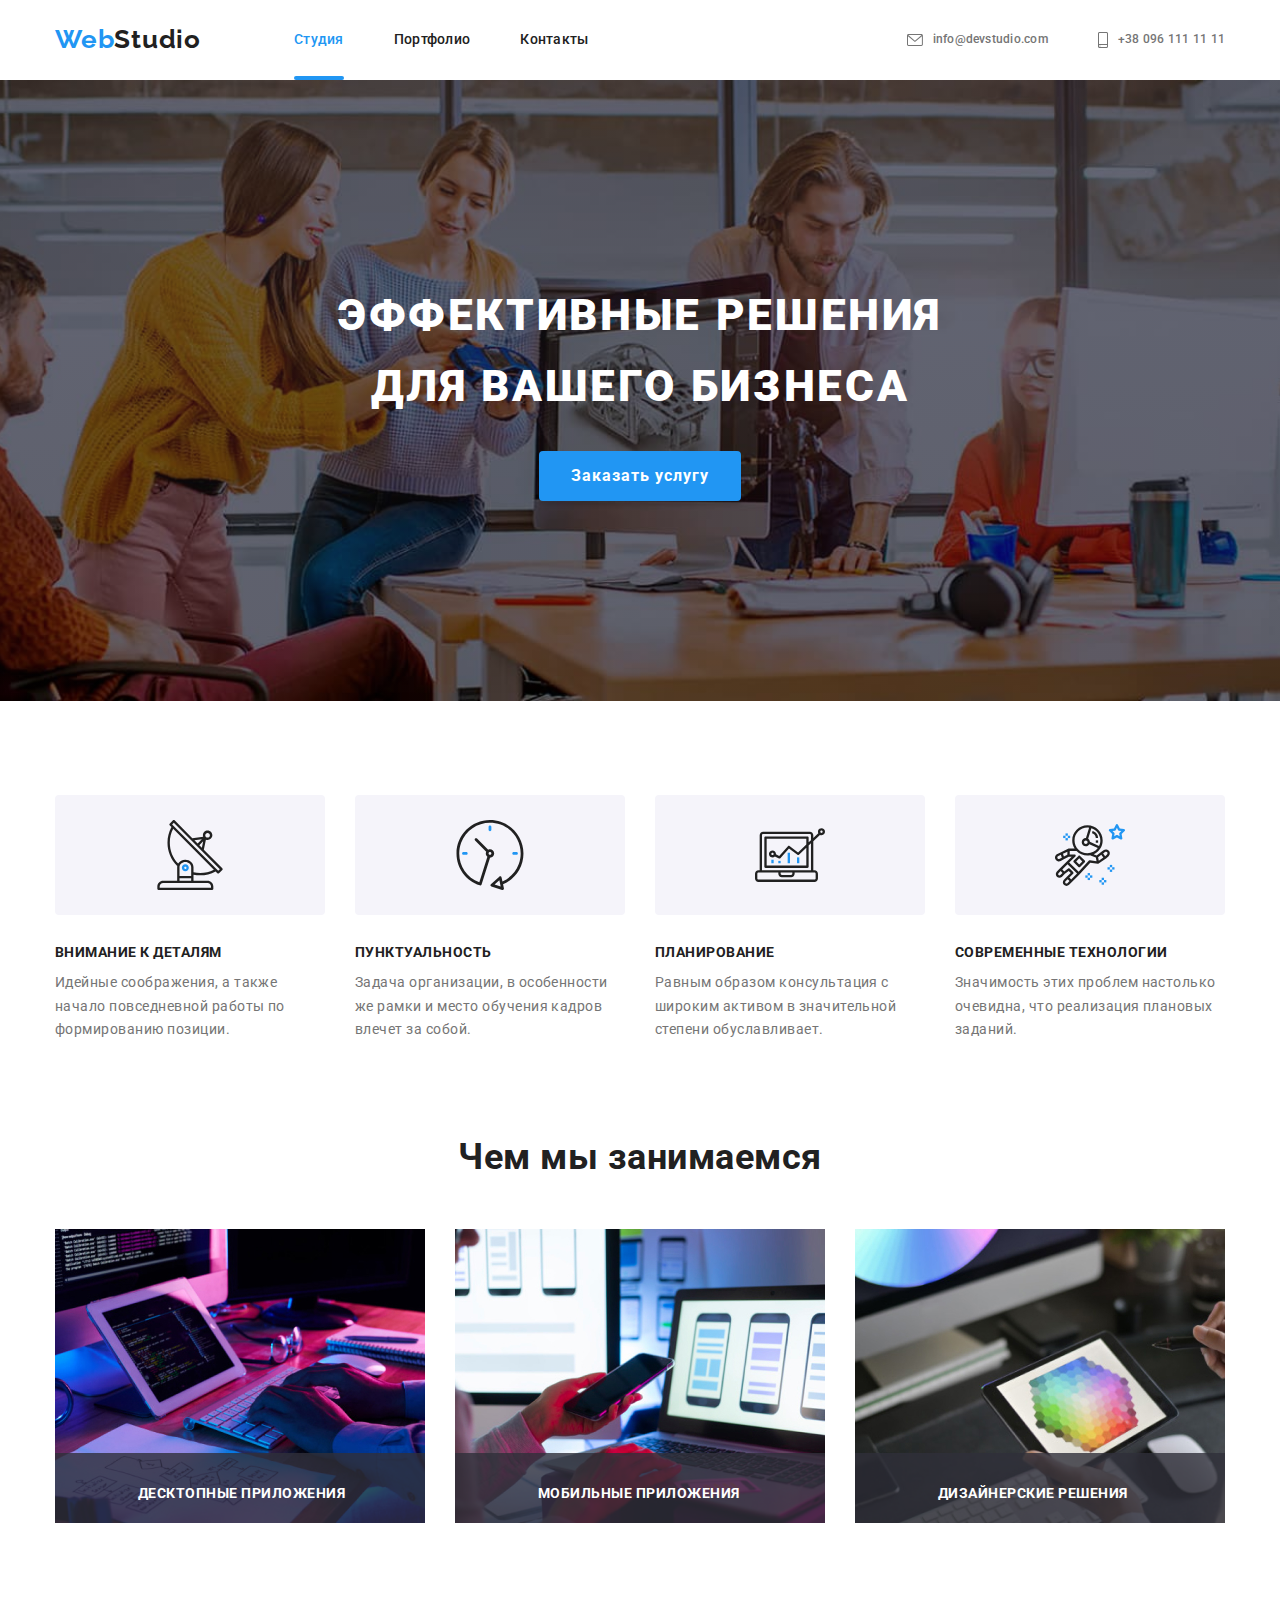
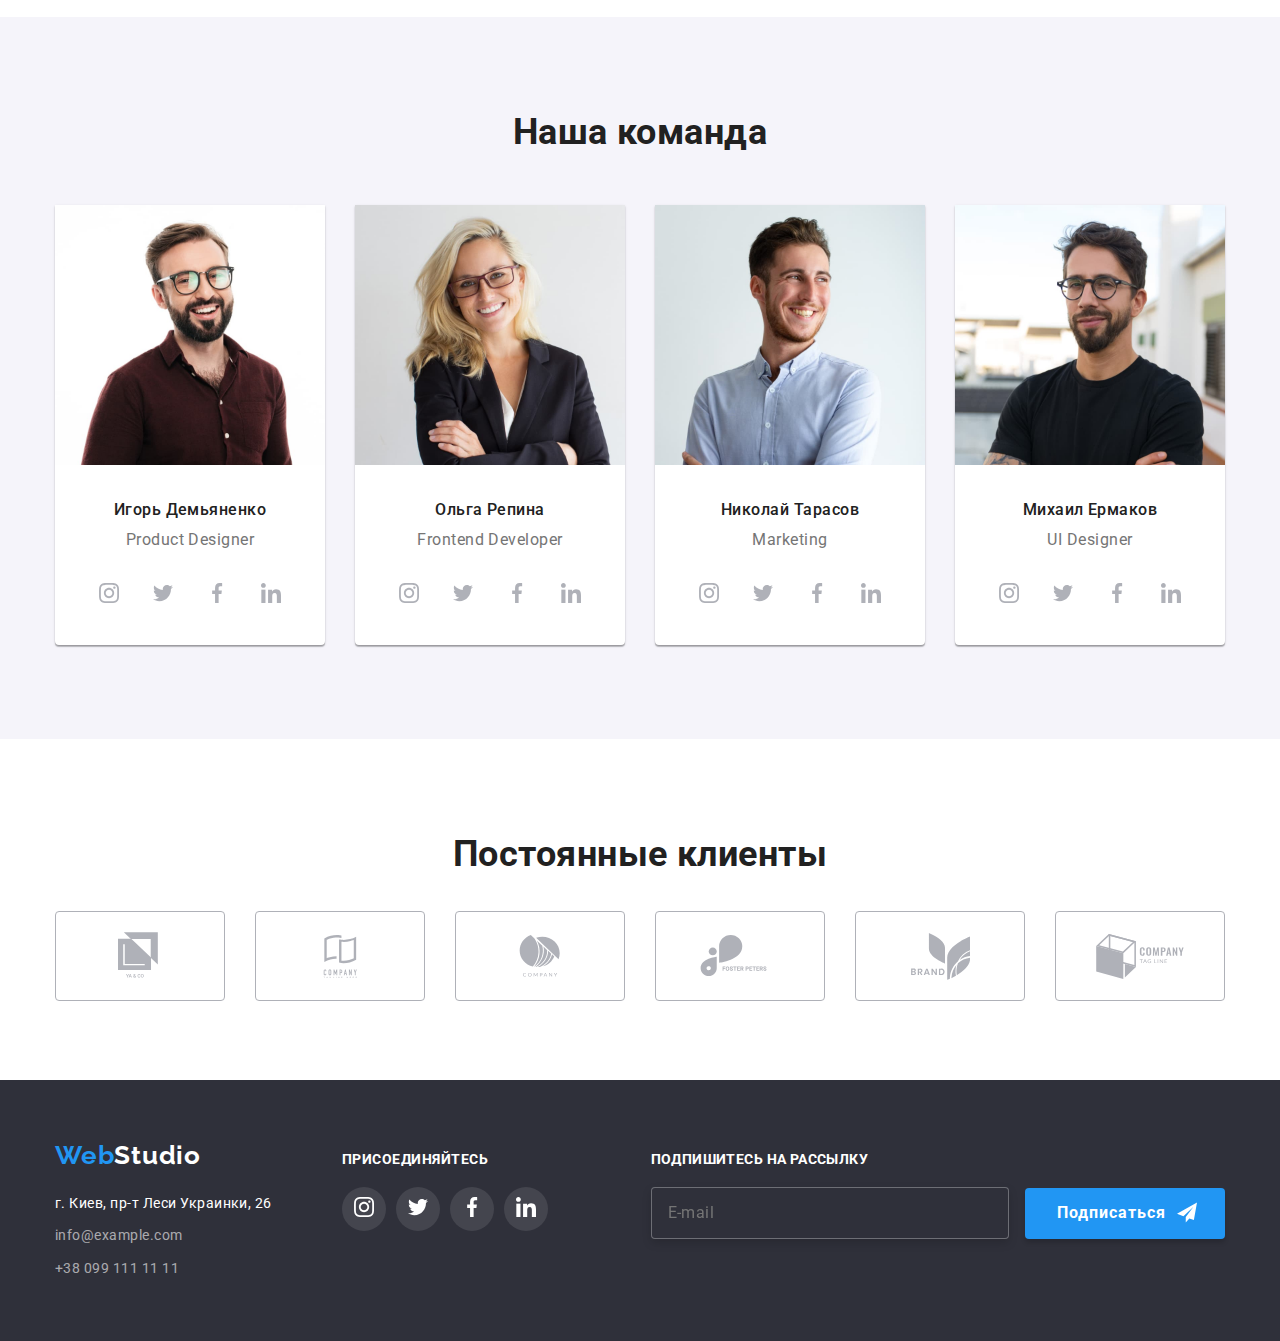
<file: index.html>
<!DOCTYPE html>
<html lang="ru">
  
<head>
  <meta charset="UTF-8" />
  <meta name="viewport" content="width=device-width, initial-scale=1.0" />
  <title>WebStudio 07</title>
  <link
    href="https://fonts.googleapis.com/css2?family=Raleway:wght@700&family=Roboto:wght@400;500;700;900&display=swap"
    rel="stylesheet" />
  <link
    rel="stylesheet"
    href="https://cdnjs.cloudflare.com/ajax/libs/modern-normalize/1.0.0/modern-normalize.min.css" />
  <link rel="stylesheet" href="./css/main.min.css">
</head>

  <body>

    <!-- header -->

    <header class="header">

      <div class="conteiner">

        <a class="logotip" href="./index.html">
          <span class="logotip-accent">Web</span>Studio
        </a>

        <button class="menu-button"
          type="button" 
          aria-extended="false" 
          aria-controls="menu-container"
          data-menu-button >
          <svg width="40" height="40" aria-label="Перключатель мобильного меню">
            <use class="icon-close" href="./svg/symbol-defs.svg#icon-close_40px"></use>
            <use class="icon-menu" href="./svg/symbol-defs.svg#icon-menu_40px"></use>
          </svg>
        </button>

        <div class="menu-conteiner" id="menu-conteiner" data-menu>

          <nav class="navigation">
            <ul class="navigation-list">
              <li class="navigation-list__item item-current">
                <a class="navigation-list__link link-current" href="./index.html">Студия</a>
              </li>
              <li class="navigation-list__item">
                <a class="navigation-list__link" href="./portfolio.html">Портфолио</a>
              </li>
              <li class="navigation-list__item">
                <a class="navigation-list__link" href="">Контакты</a>
              </li>
            </ul>
          </nav>

          <ul class="contacts-list">
            <li class="contacts-list__item">
              <a class="contacts-list__link" href="malto:info@devstudio.com">
                <svg class="contacts-list__svg envelope-icon">
                  <use href="./svg/symbol-defs.svg#icon-envelope">
                  </use>
                </svg>
                info@devstudio.com
              </a>
            </li>
            <li class="contacts-list__item">
              <a class="contacts-list__link" href="tel:+380961111111">
                <svg class="contacts-list__svg smartphone-icon">
                  <use href="./svg/symbol-defs.svg#icon-smartphone">
                  </use>
                </svg>
                +38 096 111 11 11
              </a>
            </li>
          </ul>

        </div>

      </div>
    </header> 
    
    <main>
      
      <!-- hero -->
      <section class="hero">
        <div class="conteiner">
          <h1 class="hero-title">Эффективные решения для вашего бизнеса</h1>
          <button class="modal-btn" type="button" data-modal-open>
            Заказать услугу
          </button>
        </div>
      </section>

      <!-- feature -->
      <section class="feature">
        <div class="conteiner">
          <ul class="feature-list">
            <li class="feature-list__item">
              <span class="feature-list__icon">
                <svg class="feature-list__svg">
                  <use href="./svg/symbol-defs.svg#icon-antenna">
                  </use>
                </svg>
              </span>
              <h3 class="section-title list">Внимание к деталям</h3>
              <p class="feature-list__description">
                Идейные соображения, а также начало повседневной работы по
                формированию позиции.
              </p>
            </li>
            <li class="feature-list__item">
              <span class="feature-list__icon">
                <svg class="feature-list__svg">
                  <use href="./svg/symbol-defs.svg#icon-clock">
                  </use>
                </svg>
              </span>
              <h3 class="section-title list">Пунктуальность</h3>
              <p class="feature-list__description">
                Задача организации, в особенности же рамки и место обучения
                кадров влечет за собой.
              </p>
            </li>
            <li class="feature-list__item">
              <span class="feature-list__icon">
                <svg class="feature-list__svg">
                  <use href="./svg/symbol-defs.svg#icon-diagram">
                  </use>
                </svg>
              </span>
              <h3 class="section-title list">Планирование</h3>
              <p class="feature-list__description">
                Равным образом консультация с широким активом в значительной
                степени обуславливает.
              </p>
            </li>
            <li class="feature-list__item">
              <span class="feature-list__icon">
                <svg class="feature-list__svg">
                  <use href="./svg/symbol-defs.svg#icon-astronaut">
                  </use>
                </svg>
              </span>
              <h3 class="section-title list">Современные технологии</h3>
              <p class="feature-list__description">
                Значимость этих проблем настолько очевидна, что реализация
                плановых заданий.
              </p>
            </li>
          </ul>
        </div>
      </section>  

        <!-- engage -->
      <section class="engage">
        <div class="conteiner">
          <h2 class="section-title">Чем мы занимаемся</h2>
          <ul class="engage__list">
            <li>
              <div class="engage-pic">
                <picture class="picture">
                  <source srcset="./img/engage/img.jpg 1x, 
                                ./img/engage/img@2x.jpg 2x" media="(min-width: 1200px)">
                  <img src="./img/engage/img.jpg" alt="Робочий стол, мужские руки печатают
                                            на клавиатуре" width="370" height="294" />
                </picture>
                <div class="engage-pic__title">
                  <p>Десктопные приложения</p>
                </div>
              </div>
            </li>
            <li>
              <div class="engage-pic">
                <picture class="picture">
                  <source srcset="./img/engage/img-1.jpg 1x, 
                              ./img/engage/img@2x-1.jpg 2x" media="(min-width: 1200px)">
                  <img src="./img/engage/img-1.jpg" alt="Женские руки, в левой руке держит
                                              телефон, правая рука на трекпаде ноутбука" width="370" height="294" />
                </picture>
                
                <div class="engage-pic__title">
                  <p>Мобильные приложения</p>
                </div>
              </div>  
            </li>
            <li>
              <div class="engage-pic">
                <picture class="picture">
                  <source srcset="./img/engage/img-2.jpg 1x, 
                    ./img/engage/img@2x-2.jpg 2x" media="(min-width: 1200px)">
                  <img src="./img/engage/img-2.jpg" alt="В левой руке планшет, в правой
                    руке ручка для планшета" width="370" height="294" />
                </picture>
                <div class="engage-pic__title">
                  <p>Дизайнерские решения</p>
                </div>
              </div>
            </li>
          </ul>
        </div>
      </section>

      <!-- command -->
      <section class="command">
        <div class="conteiner">
          <h2 class="section-title">Наша команда</h2>
          <ul class="command-list">
            <li class="command-list__card">
              <picture class="picture">
                <source srcset="./img/command/desk/img-4.jpg 1x, 
                ./img/command/desk/img@2x-4.jpg 2x" 
                media="(min-width: 1200px)">
                <source srcset="./img/command/tabl/img-4.jpg 1x, 
                ./img/command/tabl/img@2x-4.jpg 2x" 
                media="(min-width: 768px)">
                <source srcset="./img/command/mob/img-4.jpg 1x, ./img/command/mob/img@2x-4.jpg 2x" media="(min-width: 320px)">
                  <img
                    src="./img/command/mob/img-4.jpg"
                    alt="Фото сотрудника"
                  />
              </picture>
              <div class="command-card__info">
                <h3 class="command-card__title">Игорь Демьяненко</h3>
                <p class="command-card__job" lang="en">Product Designer</p>
                <ul class="command-social list">
                  <li class="item">
                   <a class="item-link" href="">
                    <svg class="instagram icon">
                      <use href="./svg/symbol-defs.svg#icon-instagram-card">
                      </use>
                    </svg>
                    </a>
                  </li>
                  <li class="item">
                   <a class="item-link" href="">
                    <svg class="twitter icon">
                      <use href="./svg/symbol-defs.svg#icon-twitter-card">
                      </use>
                    </svg>
                   </a>
                  </li>
                  <li class="item">
                   <a class="item-link" href="">
                    <svg class="facebook icon">
                      <use href="./svg/symbol-defs.svg#icon-facebook-card">
                      </use>
                    </svg>
                   </a>
                  </li>
                  <li class="item">
                   <a class="item-link" href="">
                    <svg class="linkedin icon">
                      <use href="./svg/symbol-defs.svg#icon-linkedin-card">
                      </use>
                    </svg>
                   </a>
                  </li>
                </ul>
              </div>
            </li>
            <li class="command-list__card">
              <picture class="picture">
                <source srcset="./img/command/desk/img-5.jpg 1x, ./img/command/desk/img@2x-5.jpg 2x" media="(min-width: 1200px)">
                <source srcset="./img/command/tabl/img-5.jpg 1x, ./img/command/tabl/img@2x-5.jpg 2x" media="(min-width: 768px)">
                <source srcset="./img/command/mob/img-5.jpg 1x, ./img/command/mob/img@2x-5.jpg 2x" media="(min-width: 320px)">
               <img
                  src="./img/command/mob/img-5.jpg"
                  alt="Фото сотрудника"
                />
              </picture>
             
              <div class="command-card__info">
                <h3 class="command-card__title">Ольга Репина</h3>
                <p class="command-card__job" lang="en">Frontend Developer</p>
                <ul class="command-social list">
                  <li class="item">
                    <a class="item-link" href="">
                      <svg class="instagram icon">
                        <use href="./svg/symbol-defs.svg#icon-instagram-card">
                        </use>
                      </svg>
                    </a>
                  </li>
                  <li class="item">
                    <a class="item-link" href="">
                      <svg class="twitter icon">
                        <use href="./svg/symbol-defs.svg#icon-twitter-card">
                        </use>
                      </svg>
                    </a>
                  </li>
                  <li class="item">
                    <a class="item-link" href="">
                      <svg class="facebook icon">
                        <use href="./svg/symbol-defs.svg#icon-facebook-card">
                        </use>
                      </svg>
                    </a>
                  </li>
                  <li class="item">
                    <a class="item-link" href="">
                      <svg class="linkedin icon">
                        <use href="./svg/symbol-defs.svg#icon-linkedin-card">
                        </use>
                      </svg>
                    </a>
                  </li>
                </ul>
              </div>
            </li>
            <li class="command-list__card">
              <picture class="picture">
                <source srcset="./img/command/desk/img-6.jpg 1x, ./img/command/desk/img@2x-6.jpg 2x" media="(min-width: 1200px)">
                <source srcset="./img/command/tabl/img-6.jpg 1x, ./img/command/tabl/img@2x-6.jpg 2x" media="(min-width: 768px)">
                <source srcset="./img/command/mob/img-6.jpg 1x, ./img/command/mob/img@2x-6.jpg 2x" media="(min-width: 320px)">

               <img
                src="./img/command/mob/img-6.jpg"
                alt="Фото сотрудника"
              />
              </picture>
             
              <div class="command-card__info">
                <h3 class="command-card__title">Николай Тарасов</h3>
                <p class="command-card__job" lang="en">Marketing</p>
                <ul class="command-social list">
                  <li class="item">
                    <a class="item-link" href="">
                      <svg class="instagram icon">
                        <use href="./svg/symbol-defs.svg#icon-instagram-card">
                        </use>
                      </svg>
                    </a>
                  </li>
                  <li class="item">
                    <a class="item-link" href="">
                      <svg class="twitter icon">
                        <use href="./svg/symbol-defs.svg#icon-twitter-card">
                        </use>
                      </svg>
                    </a>
                  </li>
                  <li class="item">
                    <a class="item-link" href="">
                      <svg class="facebook icon">
                        <use href="./svg/symbol-defs.svg#icon-facebook-card">
                        </use>
                      </svg>
                    </a>
                  </li>
                  <li class="item">
                    <a class="item-link" href="">
                      <svg class="linkedin icon">
                        <use href="./svg/symbol-defs.svg#icon-linkedin-card">
                        </use>
                      </svg>
                    </a>
                  </li>
                </ul>
              </div>
              
            </li>
            <li class="command-list__card">
              <picture class="picture">
                <source srcset="./img/command/desk/img-7.jpg 1x, ./img/command/desk/img@2x-7.jpg 2x" media="(min-width: 1200px)">
                <source srcset="./img/command/tabl/img-7.jpg 1x, ./img/command/tabl/img@2x-7.jpg 2x" media="(min-width: 768px)">
                <source srcset="./img/command/mob/img-7.jpg 1x, ./img/command/mob/img@2x-7.jpg 2x" media="(min-width: 320px)">

               <img
                src="./img/command/mob/img-7.jpg"
                alt="Фото сотрудника"
              />
              </picture>
             
              <div class="command-card__info">
                <h3 class="command-card__title">Михаил Ермаков</h3>
                <p class="command-card__job" lang="en">UI Designer</p>
                <ul class="command-social list">
                  <li class="item">
                    <a class="item-link" href="">
                      <svg class="icon">
                        <use href="./svg/symbol-defs.svg#icon-instagram-card">
                        </use>
                      </svg>
                    </a>
                  </li>
                  <li class="item">
                    <a class="item-link" href="">
                      <svg class="icon">
                        <use href="./svg/symbol-defs.svg#icon-twitter-card">
                        </use>
                      </svg>
                    </a>
                  </li>
                  <li class="item">
                    <a class="item-link" href="">
                      <svg class="icon">
                        <use href="./svg/symbol-defs.svg#icon-facebook-card">
                        </use>
                      </svg>
                    </a>
                  </li>
                  <li class="item">
                    <a class="item-link" href="">
                      <svg class="icon">
                        <use href="./svg/symbol-defs.svg#icon-linkedin-card">
                        </use>
                      </svg>
                    </a>
                  </li>
                </ul>
              </div>
            </li>
          </ul>
        </div>
      </section>

      <!-- clients  -->
      <section class="clients">
        <div class="conteiner">
          <h2 class="section-title list">Постоянные клиенты</h2>
          <ul class="clients-list list">
            <li class="clients-item">
              <a class="clients-link" href="">
                <svg class="client-logo one">
                  <use href="./svg/symbol-defs.svg#icon-logo-1">
                  </use>
                </svg>
              </a>
            </li>
            <li class="clients-item">
              <a class="clients-link" href="">
                <svg class="client-logo two">
                  <use href="./svg/symbol-defs.svg#icon-logo-2">
                  </use>
                </svg>
              </a>
            </li>
            <li class="clients-item">
              <a class="clients-link" href="">
                <svg class="client-logo three">
                  <use href="./svg/symbol-defs.svg#icon-logo-3">
                  </use>
                </svg>
              </a>
            </li>
            <li class="clients-item">
              <a class="clients-link" href="">
                <svg class="client-logo four">
                  <use href="./svg/symbol-defs.svg#icon-logo-4">
                  </use>
                </svg>
              </a>
            </li>
            <li class="clients-item">
              <a class="clients-link" href="">
                <svg class="client-logo five">
                  <use href="./svg/symbol-defs.svg#icon-logo-5">
                  </use>
                </svg>
            </a>
            </li>
            <li class="clients-item">
              <a class="clients-link" href="">
                <svg class="client-logo six">
                  <use href="./svg/symbol-defs.svg#icon-logo-6">
                  </use>
                </svg>
            </a>
            </li>
          </ul>
        </div>
      </section>
    </main>

    <!-- footer -->
    <footer class="footer">
      <div class="conteiner">

        <div class="footer-tabl">
          <!-- footer contact -->
            <div class="footer-contact">
              <a href="./index.html" class="logotip">
                <span class="logotip-accent">Web</span><span class="footer__logotip-color">Studio</span>
              </a>
              <address class="footer-contact__address">
                <ul class="footer-contact__list list">
                  <li class="footer-contact__item">
                    <a class="footer-contact__link" href="https://goo.gl/maps/K1fkCE5pKCQjTxw7A" target="_blank">
                      <span class="footer-contact__address">г. Киев, пр-т Леси Украинки, 26</span></a>
                  </li>
                  <li class="footer-contact__item">
                    <a class="footer-contact__link" href="malto:info@devstudio.com">info@example.com</a>
                  </li>
                  <li class="footer-contact__item">
                    <a class="footer-contact__link" href="tel:+380961111111">+38 099 111 11 11</a>
                  </li>
                </ul>
              </address>
            </div>
            
            <!-- join-conteiner -->
            <div class="footer-join">
              <b class="join">присоединяйтесь</b>
              <ul class="footer-social list">
                <li class="item">
                  <a class="footer-link" href="https://www.instagram.com/" target="_blank">
                    <svg class="footer-icon">
                      <use href="./svg/symbol-defs.svg#icon-instagram">
                      </use>
                    </svg>
                  </a>
                </li>
                <li class="item">
                  <a class="footer-link" href="https://www.twitter.com/" target="_blank">
                    <svg class="footer-icon">
                      <use href="./svg/symbol-defs.svg#icon-twitter">
                      </use>
                    </svg>
                  </a>
                </li>
                <li class="item">
                  <a class="footer-link" href="https://www.facebook.com/" target="_blank">
                    <svg class="footer-icon">
                      <use href="./svg/symbol-defs.svg#icon-facebook">
                      </use>
                    </svg>
                  </a>
                </li>
                <li class="item">
                  <a class="footer-link" href="https://www.linkedin.com/" target="_blank">
                    <svg class="footer-icon">
                      <use href="./svg/symbol-defs.svg#icon-linkedin">
                      </use>
                    </svg>
                  </a>
                </li>
              </ul>
            </div>
        </div>

        <!-- subscribe-form -->
        <form class="subscribe">
          <label class="subscribe__label" for="subscribe">
            Подпишитесь на рассылку
          </label>
          <input class="subscribe__input" type="text" name="subscribe" id="subscribe" placeholder="E-mail">
          <button class="subscribe modal-btn" type="submit">Подписаться
            <svg class="icon-send">
              <use href="./svg/symbol-defs.svg#icon-send">
              </use>
            </svg>
          </button>
        </form>
      </div>
    </footer>

    <!-- modal -->
    <div class="backdrop is-hidden" data-modal>
      <div class="modal">
        <button class="close-btn" data-modal-close>
          <svg class="icon-close">
            <use href="./svg/symbol-defs.svg#icon-close"></use>
          </svg>
        </button>

        <form class="form" autocomplete="off">
          <h2 class="form-title">Оставьте свои данные, мы вам перезвоним</h2>   
          <div class="form-group">
            <label class="label" for="name">Имя</label>
            <input class="input" type="text" name="name" id="name" placeholder="" required>
            <svg class="icon-person">
              <use href="./svg/symbol-defs.svg#icon-person">
              </use>
            </svg>
          </div>
    
          <div class="form-group">
            <label class="label" for="tel">Телефон</label>
            <input class="input" type="tel" name="tel" id="tel" required>
            <svg class="icon-phone">
              <use href="./svg/symbol-defs.svg#icon-phone">
              </use>
            </svg>
          </div>
    
          <div class="form-group">
            <label class="label" for="mail">Почта</label>
            <input class="input" type="email" name="mail" id="mail" required>
            <svg class="icon-email">
              <use href="./svg/symbol-defs.svg#icon-email">
              </use>
            </svg>
          </div>
    
          <div class="form-group area">
            <label class="label" for="label">Комментарий</label>
            <textarea class="textarea" name="comment" id="comment" placeholder="Введите текст"></textarea>
          </div>
    
          <label class="label-checkbox">
            <input class="checkbox" type="checkbox" name="ok" value="ok">
            <span class="icon-check"></span>
            <span>Соглашаюсь с рассылкой и принимаю
              <a class="label-checkbox__link" href="">
                Условия договора
              </a>
            </span>
            
          </label>
          <button class="modal-btn" type="submit">Отправить</button>
        </form>
      </div>
    </div>

    <script src="./js/modal.js"></script>
    <script src="./js/menu.js"></script>
  </body>
</html>
</file>
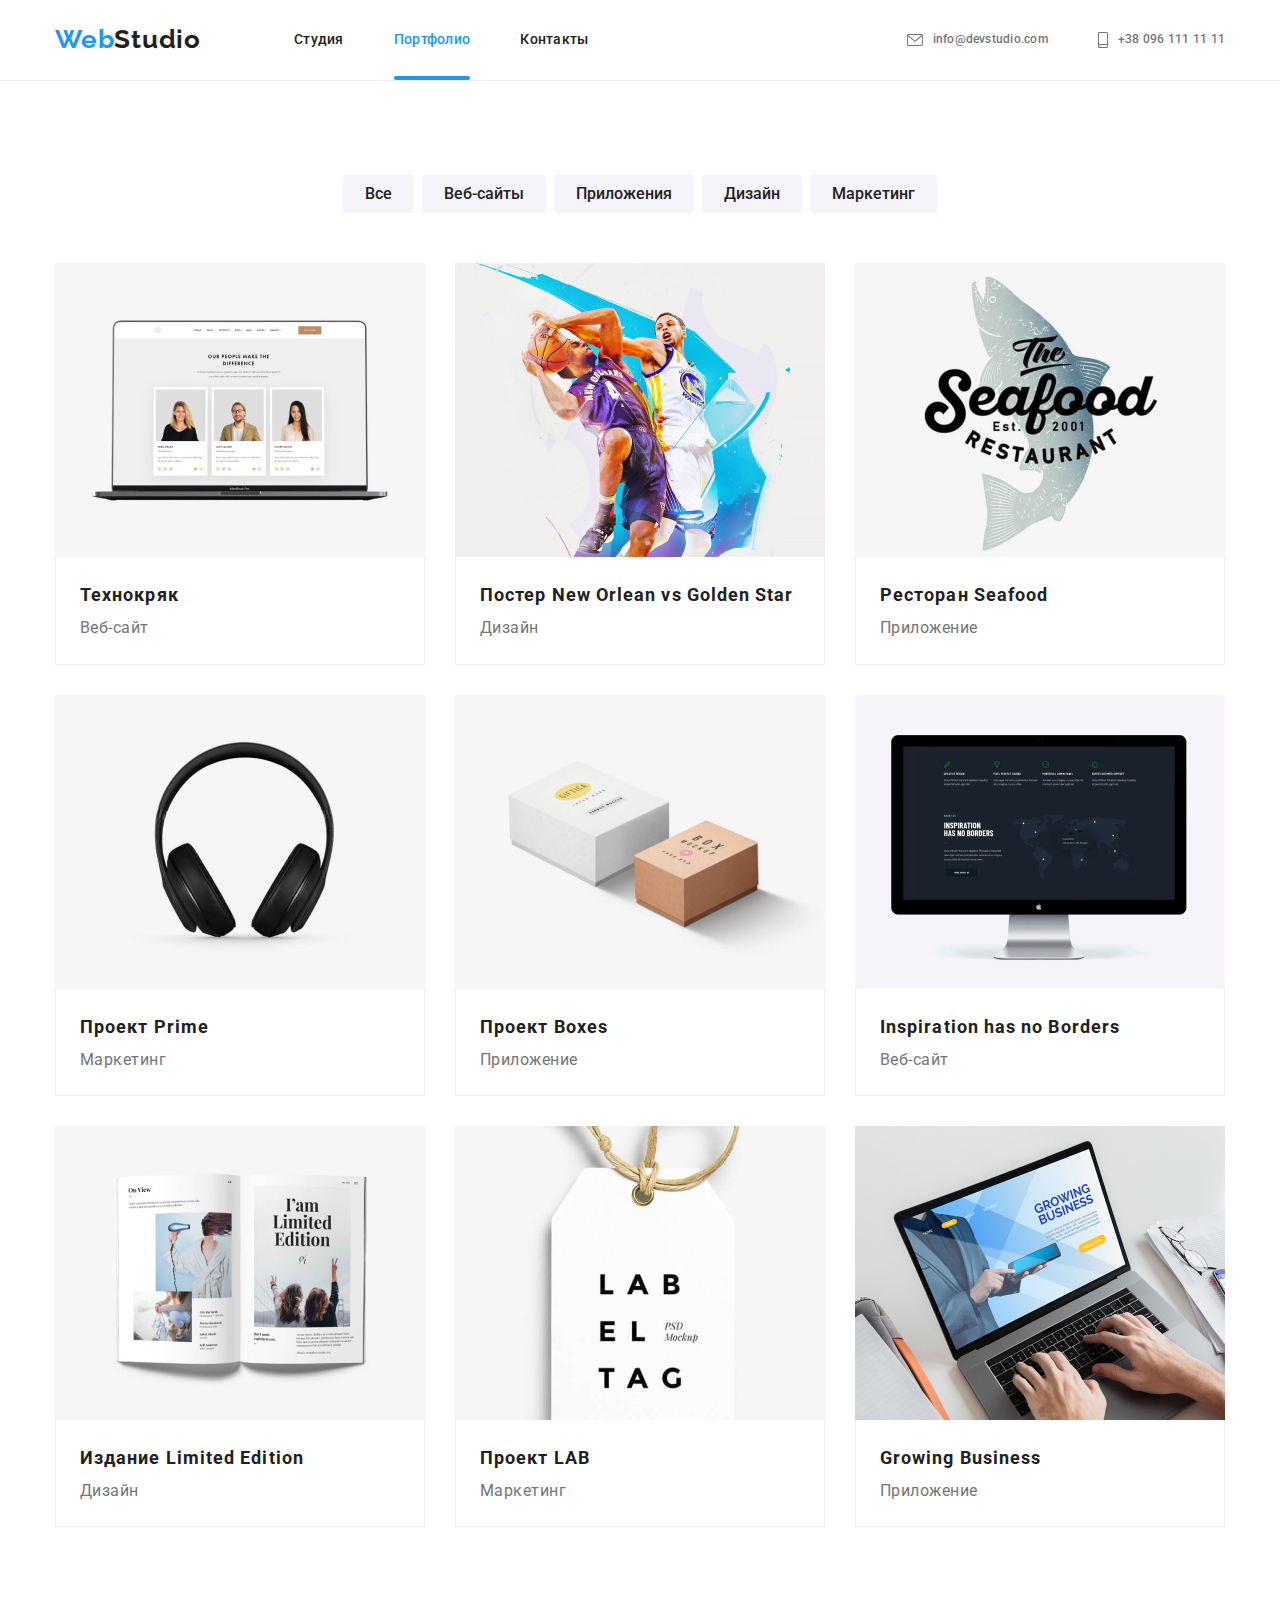
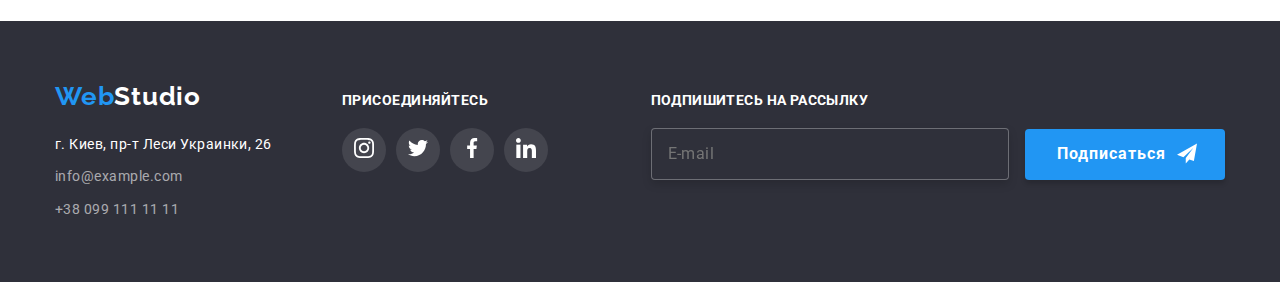
<file: portfolio.html>
<!DOCTYPE html>
<html lang="ru">

  <head>
    <meta charset="UTF-8" />
    <meta name="viewport" content="width=device-width, initial-scale=1.0" />
    <title>WebStudio 07</title>
    <link
      href="https://fonts.googleapis.com/css2?family=Raleway:wght@700&family=Roboto:wght@400;500;700;900&display=swap"
      rel="stylesheet" />
    <link
      rel="stylesheet"
      href="https://cdnjs.cloudflare.com/ajax/libs/modern-normalize/1.0.0/modern-normalize.min.css" />
    <link rel="stylesheet" href="./css/portfolio.min.css">
  </head>

  <body>
    <!-- header -->
    <header class="header border">
    
      <div class="conteiner">
    
        <a class="logotip" href="./index.html">
          <span class="logotip-accent">Web</span>Studio
        </a>
    
        <button class="menu-button" type="button" aria-extended="false" aria-controls="menu-container"
          data-menu-button>
          <svg width="40" height="40" aria-label="Перключатель мобильного меню">
            <use class="icon-close" href="./svg/symbol-defs.svg#icon-close_40px"></use>
            <use class="icon-menu" href="./svg/symbol-defs.svg#icon-menu_40px"></use>
          </svg>
        </button>
    
        <div class="menu-conteiner" id="menu-conteiner" data-menu>
    
          <nav class="navigation">
            <ul class="navigation-list">
              <li class="navigation-list__item">
                <a class="navigation-list__link" href="./index.html">Студия</a>
              </li>
              <li class="navigation-list__item item-current">
                <a class="navigation-list__link link-current" href="./portfolio.html">Портфолио</a>
              </li>
              <li class="navigation-list__item">
                <a class="navigation-list__link" href="">Контакты</a>
              </li>
            </ul>
          </nav>
    
          <ul class="contacts-list">
            <li class="contacts-list__item">
              <a class="contacts-list__link" href="malto:info@devstudio.com">
                <svg class="contacts-list__svg envelope-icon">
                  <use href="./svg/symbol-defs.svg#icon-envelope">
                  </use>
                </svg>
                info@devstudio.com
              </a>
            </li>
            <li class="contacts-list__item">
              <a class="contacts-list__link" href="tel:+380961111111">
                <svg class="contacts-list__svg smartphone-icon">
                  <use href="./svg/symbol-defs.svg#icon-smartphone">
                  </use>
                </svg>
                +38 096 111 11 11
              </a>
            </li>
          </ul>
    
        </div>
    
      </div>
    </header>

    <main>
      
      <!-- portfolio -->
      <section class="portfolio">
        <div class="conteiner">

          <!-- button -->
          <ul class="button-list">
            <li class="item">
              <button class="btn" type="button">Все</button></li>
            <li class="item">
              <button class="btn" type="button">Веб-сайты</button></li>
            <li class="item">
              <button class="btn" type="button">Приложения</button></li>
            <li class="item">
              <button class="btn" type="button">Дизайн</button></li>
            <li class="item">
              <button class="btn" type="button">Маркетинг</button></li>
          </ul>

          <!-- examples -->
          <ul class="portfolio-examples">
            <li class="portfolio-list">
              <a class="portfolio-link" href="">
                <div class="portfolio-box">
                    <picture class="picture">
                      <source srcset="./img/exemples/desk/img.jpg 1x, 
                                    ./img/exemples/desk/img@2x.jpg 2x" media="(min-width: 1200px)">
                      <source srcset="./img/exemples/tabl/img.jpg 1x, 
                                    ./img/exemples/tabl/img@2x.jpg 2x" media="(min-width: 768px)">
                      <source srcset="./img/exemples/mob/img.jpg 1x, 
                                    ./img/exemples/mob/img@2x.jpg 2x" media="(min-width: 320px)">
                      <img src="./img/exemples/desk/img.jpg" alt="Веб-сайт" />
                    </picture>
                  <div class="overlay">
                    Технокряк это современная площадка распространения коронавируса. Компании используют эту платформу для
                    цифрового
                    шпионажа и атак на защищённые сервера конкурентов.
                  </div>
                </div>
                <div class="card-content">
                  <h2 class="title">Технокряк</h2>
                  <p>Веб-сайт</p>
                </div>
              </a>
            </li>
            <li class="portfolio-list">
              <a class="portfolio-link" href="">
                <div class="portfolio-box">
                  <picture class="picture">
                    <source srcset="./img/exemples/desk/img-1.jpg 1x, 
                                ./img/exemples/desk/img@2x-1.jpg 2x" media="(min-width: 1200px)">
                    <source srcset="./img/exemples/tabl/img-1.jpg 1x, 
                                  ./img/exemples/tabl/img@2x-1.jpg 2x" media="(min-width: 768px)">
                    <source srcset="./img/exemples/mob/img-1.jpg 1x, 
                                  ./img/exemples/mob/img@2x-1.jpg 2x" media="(min-width: 320px)">
                    <img src="./img/exemples/desk/img-1.jpg" alt="Веб-сайт" />
                  </picture>
                  <div class="overlay">
                    Технокряк это современная площадка распространения коронавируса. Компании используют эту платформу для
                    цифрового
                    шпионажа и атак на защищённые сервера конкурентов.
                </div>
              </div>
                <div class="card-content">
                  <h2 class="title">Постер New Orlean vs Golden Star</h2>
                  <p>Дизайн</p>
                </div>
              </a>
            </li>
            <li class="portfolio-list">
              <a class="portfolio-link" href="">
                <div class="portfolio-box">
                  <picture class="picture">
                      <source srcset="./img/exemples/desk/img-2.jpg 1x, 
                                    ./img/exemples/desk/img@2x-2.jpg 2x" media="(min-width: 1200px)">
                      <source srcset="./img/exemples/tabl/img-2.jpg 1x, 
                                    ./img/exemples/tabl/img@2x-2.jpg 2x" media="(min-width: 768px)">
                      <source srcset="./img/exemples/mob/img-2.jpg 1x, 
                                    ./img/exemples/mob/img@2x-2.jpg 2x" media="(min-width: 320px)">
                      <img src="./img/exemples/desk/img-2.jpg" alt="Веб-сайт" />
                    </picture>
                  <div class="overlay">
                    Технокряк это современная площадка распространения коронавируса. Компании используют эту платформу для
                    цифрового
                    шпионажа и атак на защищённые сервера конкурентов.
                  </div>
                </div>
                <div class="card-content">
                  <h2 class="title">Ресторан Seafood</h2>
                  <p>Приложение</p>
                </div>
              </a>
            </li>
            <li class="portfolio-list">
              <a class="portfolio-link" href="">
                <div class="portfolio-box">
                  <picture class="picture">
                      <source srcset="./img/exemples/desk/img-3.jpg 1x, 
                                    ./img/exemples/desk/img@2x-3.jpg 2x" media="(min-width: 1200px)">
                      <source srcset="./img/exemples/tabl/img-3.jpg 1x, 
                                    ./img/exemples/tabl/img@2x-3.jpg 2x" media="(min-width: 768px)">
                      <source srcset="./img/exemples/mob/img-3.jpg 1x, 
                                    ./img/exemples/mob/img@2x-3.jpg 2x" media="(min-width: 320px)">
                      <img src="./img/exemples/desk/img-3.jpg" alt="Веб-сайт" />
                    </picture>
                  <div class="overlay">
                    Технокряк это современная площадка распространения коронавируса. Компании используют эту платформу для
                    цифрового
                    шпионажа и атак на защищённые сервера конкурентов.
                  </div>
                </div>
                <div class="card-content">
                  <h2 class="title">Проект Prime</h2>
                  <p>Маркетинг</p>
                </div>
              </a>
            </li>
            <li class="portfolio-list">
              <a class="portfolio-link" href="">
                <div class="portfolio-box">
                  <picture class="picture">
                      <source srcset="./img/exemples/desk/img-4.jpg 1x, 
                                    ./img/exemples/desk/img@2x-4.jpg 2x" media="(min-width: 1200px)">
                      <source srcset="./img/exemples/tabl/img-4.jpg 1x, 
                                    ./img/exemples/tabl/img@2x-4.jpg 2x" media="(min-width: 768px)">
                      <source srcset="./img/exemples/mob/img-4.jpg 1x, 
                                    ./img/exemples/mob/img@2x-4.jpg 2x" media="(min-width: 320px)">
                      <img src="./img/exemples/desk/img-4.jpg" alt="Веб-сайт" />
                    </picture>
                  <div class="overlay">
                    Технокряк это современная площадка распространения коронавируса. Компании используют эту платформу для
                    цифрового
                    шпионажа и атак на защищённые сервера конкурентов.
                  </div>
                </div>
                <div class="card-content">
                  <h2 class="title">Проект Boxes</h2>
                  <p>Приложение</p>
                </div>
              </a>
            </li>
            <li class="portfolio-list">
              <a class="portfolio-link" href="">
                <div class="portfolio-box">
                  <picture class="picture">
                      <source srcset="./img/exemples/desk/img-5.jpg 1x, 
                                    ./img/exemples/desk/img@2x-5.jpg 2x" media="(min-width: 1200px)">
                      <source srcset="./img/exemples/tabl/img-5.jpg 1x, 
                                    ./img/exemples/tabl/img@2x-5.jpg 2x" media="(min-width: 768px)">
                      <source srcset="./img/exemples/mob/img-5.jpg 1x, 
                                    ./img/exemples/mob/img@2x-5.jpg 2x" media="(min-width: 320px)">
                      <img src="./img/exemples/desk/img-5.jpg" alt="Веб-сайт" />
                    </picture>
                  <div class="overlay">
                    Технокряк это современная площадка распространения коронавируса. Компании используют эту платформу для
                    цифрового
                    шпионажа и атак на защищённые сервера конкурентов.
                  </div>
                </div>
                <div class="card-content">
                  <h2 class="title">Inspiration has no Borders</h2>
                  <p>Веб-сайт</p>
                </div>
              </a>
            </li>
            <li class="portfolio-list">
              <a class="portfolio-link" href="">
                <div class="portfolio-box">
                  <picture class="picture">
                      <source srcset="./img/exemples/desk/img-6.jpg 1x, 
                                    ./img/exemples/desk/img@2x-6.jpg 2x" media="(min-width: 1200px)">
                      <source srcset="./img/exemples/tabl/img-6.jpg 1x, 
                                    ./img/exemples/tabl/img@2x-6.jpg 2x" media="(min-width: 768px)">
                      <source srcset="./img/exemples/mob/img-6.jpg 1x, 
                                    ./img/exemples/mob/img@2x-6.jpg 2x" media="(min-width: 320px)">
                      <img src="./img/exemples/desk/img-6.jpg" alt="Веб-сайт" />
                    </picture>
                  <div class="overlay">
                    Технокряк это современная площадка распространения коронавируса. Компании используют эту платформу для
                    цифрового
                    шпионажа и атак на защищённые сервера конкурентов.
                  </div>
                </div>
                <div class="card-content">
                  <h2 class="title">Издание Limited Edition</h2>
                  <p>Дизайн</p>
                </div>
              </a>
            </li>
            <li class="portfolio-list">
              <a class="portfolio-link" href="">
                <div class="portfolio-box">
                  <picture class="picture">
                      <source srcset="./img/exemples/desk/img-7.jpg 1x, 
                                    ./img/exemples/desk/img@2x-7.jpg 2x" media="(min-width: 1200px)">
                      <source srcset="./img/exemples/tabl/img-7.jpg 1x, 
                                    ./img/exemples/tabl/img@2x-7.jpg 2x" media="(min-width: 768px)">
                      <source srcset="./img/exemples/mob/img-7.jpg 1x, 
                                    ./img/exemples/mob/img@2x-7.jpg 2x" media="(min-width: 320px)">
                      <img src="./img/exemples/desk/img-7.jpg" alt="Веб-сайт" />
                    </picture>
                  <div class="overlay">
                    Технокряк это современная площадка распространения коронавируса. Компании используют эту платформу для
                    цифрового
                    шпионажа и атак на защищённые сервера конкурентов.
                  </div>
                </div>
                <div class="card-content">
                  <h2 class="title">Проект LAB</h2>
                  <p>Маркетинг</p>
                </div>
              </a>
            </li>
            <li class="portfolio-list">
              <a class="portfolio-link" href="">
                <div class="portfolio-box">
                  <picture class="picture">
                      <source srcset="./img/exemples/desk/img-8.jpg 1x, 
                                    ./img/exemples/desk/img@2x-8.jpg 2x" media="(min-width: 1200px)">
                      <source srcset="./img/exemples/tabl/img-8.jpg 1x, 
                                    ./img/exemples/tabl/img@2x-8.jpg 2x" media="(min-width: 768px)">
                      <source srcset="./img/exemples/mob/img-8.jpg 1x, 
                                    ./img/exemples/mob/img@2x-8.jpg 2x" media="(min-width: 320px)">
                      <img src="./img/exemples/desk/img-8.jpg" alt="Веб-сайт" />
                    </picture>
                  <div class="overlay">
                    Технокряк это современная площадка распространения коронавируса. Компании используют эту платформу для
                    цифрового
                    шпионажа и атак на защищённые сервера конкурентов.
                  </div>
                </div>
                <div class="card-content">
                  <h2 class="title">Growing Business</h2>
                  <p>Приложение</p>
                </div>
              </a>
            </li>
          </ul>
        </div>
      </section>
    </main>

    <!-- footer -->
    <footer class="footer">
      <div class="conteiner">
      
        <!-- footer contact -->
        <div class="footer-tabl">
          <!-- footer contact -->
            <div class="footer-contact">
              <a href="./index.html" class="logotip">
                <span class="logotip-accent">Web</span><span class="footer__logotip-color">Studio</span>
              </a>
              <address class="footer-contact__address">
                <ul class="footer-contact__list list">
                  <li class="footer-contact__item">
                    <a class="footer-contact__link" href="https://goo.gl/maps/K1fkCE5pKCQjTxw7A" target="_blank">
                      <span class="footer-contact__address">г. Киев, пр-т Леси Украинки, 26</span></a>
                  </li>
                  <li class="footer-contact__item">
                    <a class="footer-contact__link" href="malto:info@devstudio.com">info@example.com</a>
                  </li>
                  <li class="footer-contact__item">
                    <a class="footer-contact__link" href="tel:+380961111111">+38 099 111 11 11</a>
                  </li>
                </ul>
              </address>
            </div>
            
            <!-- join-conteiner -->
            <div class="footer-join">
              <b class="join">присоединяйтесь</b>
              <ul class="footer-social list">
                <li class="item">
                  <a class="footer-link" href="https://www.instagram.com/" target="_blank">
                    <svg class="footer-icon">
                      <use href="./svg/symbol-defs.svg#icon-instagram">
                      </use>
                    </svg>
                  </a>
                </li>
                <li class="item">
                  <a class="footer-link" href="https://www.twitter.com/" target="_blank">
                    <svg class="footer-icon">
                      <use href="./svg/symbol-defs.svg#icon-twitter">
                      </use>
                    </svg>
                  </a>
                </li>
                <li class="item">
                  <a class="footer-link" href="https://www.facebook.com/" target="_blank">
                    <svg class="footer-icon">
                      <use href="./svg/symbol-defs.svg#icon-facebook">
                      </use>
                    </svg>
                  </a>
                </li>
                <li class="item">
                  <a class="footer-link" href="https://www.linkedin.com/" target="_blank">
                    <svg class="footer-icon">
                      <use href="./svg/symbol-defs.svg#icon-linkedin">
                      </use>
                    </svg>
                  </a>
                </li>
              </ul>
            </div>
        </div>
      
        <!-- subscribe-form -->
        <form class="subscribe">
          <label class="subscribe__label" for="subscribe">
            Подпишитесь на рассылку
          </label>
          <input class="subscribe__input" type="text" name="subscribe" id="subscribe" placeholder="E-mail">
          <button class="subscribe modal-btn" type="submit">Подписаться
            <svg class="icon-send">
              <use href="./svg/symbol-defs.svg#icon-send">
              </use>
            </svg>
          </button>
        </form>
      </div>
    </footer>

    <script src="./js/menu.js"></script>

  </body>
</html>
</file>
<file: css/main.min.css>
*,*::before,*::after{margin:0;padding:0;list-style:none}img{display:block;max-width:100%;height:auto}.address{font-style:normal}body{background-color:#fff;color:#757575;font-family:Roboto, sans-serif;letter-spacing:0.03em;margin-left:auto;margin-right:auto}.conteiner{padding-left:15px;padding-right:15px;margin-left:auto;margin-right:auto}.header .conteiner,.hero .conteiner{display:flex;align-items:center}.hero .conteiner{flex-direction:column}@media screen and (min-width: 480px){.conteiner{width:480px}}@media screen and (min-width: 768px){.conteiner{width:768px}}@media screen and (min-width: 1200px){.conteiner{width:1200px}}.logotip,.footer .logotip{display:block;font-family:Raleway, sans-serif;color:#212121;font-weight:700;letter-spacing:0.03em;text-decoration:none;transition-duration:250ms;transition-timing-function:cubic-bezier(0.4, 0, 0.2, 1)}.logotip-accent{outline-color:#2195f3;color:#2196f3}.footer__logotip-color{outline-color:#2195f3;color:#fff}.logotip{padding-top:16px;padding-bottom:16px;font-size:24px;line-height:1.2}@media screen and (min-width: 768px){.logotip{padding-top:26px;padding-bottom:26px}}@media screen and (min-width: 1200px){.logotip,.footer .logotip{padding-top:24px;padding-bottom:25px;font-size:26px}}.footer .logotip{padding:0;margin-bottom:20px}.section-title{color:#212121;font-weight:700;font-size:28px;line-height:1.2;text-align:center;margin-bottom:30px}@media (min-width: 1199px){.section-title{font-size:36px;margin-bottom:50px}}.modal-btn{min-width:200px;padding:10px 32px;box-shadow:0px 4px 4px rgba(0,0,0,0.15);border-radius:4px;color:#fff;border:none;background-color:#2196f3;font-weight:700;font-size:16px;line-height:1.9;letter-spacing:0.06em;text-decoration:none;cursor:pointer}.backdrop{position:fixed;top:0;left:0;width:100%;height:100%;background:rgba(0,0,0,0.2);transition:opacity 250ms cubic-bezier(0.4, 0, 0.2, 1);opacity:1}.backdrop.is-hidden{opacity:0;pointer-events:none}.backdrop.is-hidden .modal{transform:translate(-50%, -50%) scale(0.9)}.modal{position:absolute;top:50%;left:50%;width:450px;max-height:609px;padding:40px;background:#ffffff;box-shadow:0px 1px 3px rgba(0,0,0,0.12),0px 1px 1px rgba(0,0,0,0.14),0px 2px 1px rgba(0,0,0,0.2);border-radius:4px;transform:translate(-50%, -50%) scale(1);transition:opacity 250ms cubic-bezier(0.4, 0, 0.2, 1);background-color:#fff;z-index:1}@media screen and (max-width: 767px){.modal{max-width:450px;width:100%}}.modal .close-btn{position:absolute;top:8px;right:8px;width:30px;height:30px;border:1px solid rgba(0,0,0,0.1);border-radius:50%;cursor:pointer}.modal .icon-close{width:11px;height:11px;transition-duration:250ms;transition-timing-function:cubic-bezier(0.4, 0, 0.2, 1)}.modal .icon-close:hover{fill:#2196f3}.form-title{display:inline-block;text-align:center;font-weight:bold;font-size:20px;line-height:23px;letter-spacing:0.03em;margin-bottom:12px;color:#212121}.form .modal-btn{display:block;margin:0 auto}.form-group{display:flex;flex-direction:column;position:relative;font-size:12px;line-height:14px;letter-spacing:0.01em;margin-bottom:10px}.form-group .label{text-align:left;margin-bottom:4px}.form-group .input{width:100%;height:40px;margin:0;padding:12px 42px;border:1px solid rgba(33,33,33,0.2);border-radius:4px;transition-duration:250ms;transition-timing-function:cubic-bezier(0.4, 0, 0.2, 1)}.form-group .input:focus,.form-group .input:hover{outline-color:#2196f3;border-color:#2196f3}.form-group .input:hover+.icon-person,.form-group .input:hover+.icon-phone,.form-group .input:hover+.icon-email,.form-group .input:focus+.icon-person,.form-group .input:focus+.icon-phone,.form-group .input:focus+.icon-email{outline-color:#2196f3;fill:#2196f3}.form-group .icon-person{position:absolute;display:inline-block;top:30px;left:14px;width:12px;height:12px;transition-duration:250ms;transition-timing-function:cubic-bezier(0.4, 0, 0.2, 1)}.form-group .icon-phone{position:absolute;display:inline-block;top:30px;left:14px;width:13px;height:13px;transition-duration:250ms;transition-timing-function:cubic-bezier(0.4, 0, 0.2, 1)}.form-group .icon-email{position:absolute;display:inline-block;top:30px;left:14px;width:15px;height:12px;transition-duration:250ms;transition-timing-function:cubic-bezier(0.4, 0, 0.2, 1)}.form-group.area{margin-bottom:20px}.form-group .textarea{resize:none;width:100%;height:120px;margin:0;padding:12px 16px;border:1px solid rgba(33,33,33,0.2);border-radius:4px;transition-duration:250ms;transition-timing-function:cubic-bezier(0.4, 0, 0.2, 1)}.form-group .textarea:hover,.form-group .textarea:focus{outline-color:#2196f3;border-color:#2196f3}.form-group .textarea::placeholder{font-size:14px;line-height:16px;letter-spacing:0.01em;color:rgba(117,117,117,0.5)}.label-checkbox{display:inline-block;position:relative;font-size:14px;line-height:24px;letter-spacing:0.03em;margin-bottom:30px}.label-checkbox .checkbox{position:absolute;width:1px;height:1px;margin:-1px;padding:0;border:0;clip:rect(0 0 0 0);overflow:hidden;white-space:nowrap;clip-path:inset(100%)}.label-checkbox .checkbox:checked+.icon-check{background-image:url("../svg/7-hw/icon-check.svg");background-color:#2196f3;background-size:contain;background-origin:border-box;border:2px solid #2196f3}.label-checkbox .icon-check{display:inline-block;top:10px;right:10px;width:16px;height:15px;background-origin:content-box;border:1px solid black;border-radius:4px;margin-right:7px}.label-checkbox__link{color:#2196f3}@media (min-width: 768px){.backdrop{position:fixed;top:0;left:0;width:100%;height:100%;background:rgba(0,0,0,0.2);transition:opacity 250ms cubic-bezier(0.4, 0, 0.2, 1);opacity:1}.backdrop.is-hidden{opacity:0;pointer-events:none}.backdrop.is-hidden .modal{transform:translate(-50%, -50%) scale(0.9)}.modal{position:absolute;top:50%;left:50%;width:450px;max-height:609px;padding:40px;background:#ffffff;box-shadow:0px 1px 3px rgba(0,0,0,0.12),0px 1px 1px rgba(0,0,0,0.14),0px 2px 1px rgba(0,0,0,0.2);border-radius:4px;transform:translate(-50%, -50%) scale(1);transition:opacity 250ms cubic-bezier(0.4, 0, 0.2, 1);background-color:#fff;z-index:1}.modal .close-btn{position:absolute;top:8px;right:8px;width:30px;height:30px;border:1px solid rgba(0,0,0,0.1);border-radius:50%;cursor:pointer}.modal .icon-close{width:11px;height:11px;transition-duration:250ms;transition-timing-function:cubic-bezier(0.4, 0, 0.2, 1)}.modal .icon-close:hover{fill:#2196f3}.form-title{display:inline-block;font-weight:bold;font-size:20px;line-height:23px;letter-spacing:0.03em;width:448px;margin-bottom:12px;color:#212121}.form-group{display:flex;flex-direction:column;position:relative;font-size:12px;line-height:14px;letter-spacing:0.01em;margin-bottom:10px}.form-group .label{text-align:left;margin-bottom:4px}.form-group .input{width:100%;height:40px;margin:0;padding:12px 42px;border:1px solid rgba(33,33,33,0.2);border-radius:4px;transition-duration:250ms;transition-timing-function:cubic-bezier(0.4, 0, 0.2, 1)}.form-group .input:focus,.form-group .input:hover{outline-color:#2196f3;border-color:#2196f3}.form-group .input:hover+.icon-person,.form-group .input:hover+.icon-phone,.form-group .input:hover+.icon-email,.form-group .input:focus+.icon-person,.form-group .input:focus+.icon-phone,.form-group .input:focus+.icon-email{outline-color:#2196f3;fill:#2196f3}.form-group .icon-person{position:absolute;display:inline-block;top:30px;left:14px;width:12px;height:12px;transition-duration:250ms;transition-timing-function:cubic-bezier(0.4, 0, 0.2, 1)}.form-group .icon-phone{position:absolute;display:inline-block;top:30px;left:14px;width:13px;height:13px;transition-duration:250ms;transition-timing-function:cubic-bezier(0.4, 0, 0.2, 1)}.form-group .icon-email{position:absolute;display:inline-block;top:30px;left:14px;width:15px;height:12px;transition-duration:250ms;transition-timing-function:cubic-bezier(0.4, 0, 0.2, 1)}.form-group.area{margin-bottom:20px}.form-group .textarea{resize:none;width:100%;height:120px;margin:0;padding:12px 16px;border:1px solid rgba(33,33,33,0.2);border-radius:4px;transition-duration:250ms;transition-timing-function:cubic-bezier(0.4, 0, 0.2, 1)}.form-group .textarea:hover,.form-group .textarea:focus{outline-color:#2196f3;border-color:#2196f3}.form-group .textarea::placeholder{font-size:14px;line-height:16px;letter-spacing:0.01em;color:rgba(117,117,117,0.5)}.label-checkbox{display:inline-block;position:relative;font-size:14px;line-height:24px;letter-spacing:0.03em;margin-bottom:30px}.label-checkbox .checkbox{position:absolute;width:1px;height:1px;margin:-1px;padding:0;border:0;clip:rect(0 0 0 0);overflow:hidden;white-space:nowrap;clip-path:inset(100%)}.label-checkbox .checkbox:checked+.icon-check{background-image:url("../svg/7-hw/icon-check.svg");background-color:#2196f3;background-size:contain;background-origin:border-box;border:2px solid #2196f3}.label-checkbox .icon-check{display:inline-block;top:10px;right:10px;width:16px;height:15px;background-origin:content-box;border:1px solid black;border-radius:4px;margin-right:7px}.label-checkbox__link{color:#2196f3}}@media (min-width: 1140px){.backdrop{position:fixed;top:0;left:0;width:100%;height:100%;background:rgba(0,0,0,0.2);transition:opacity 250ms cubic-bezier(0.4, 0, 0.2, 1);opacity:1}.backdrop.is-hidden{opacity:0;pointer-events:none}.backdrop.is-hidden .modal{transform:translate(-50%, -50%) scale(0.9)}.modal{position:absolute;top:50%;left:50%;width:528px;max-height:581px;padding:40px;background:#ffffff;box-shadow:0px 1px 3px rgba(0,0,0,0.12),0px 1px 1px rgba(0,0,0,0.14),0px 2px 1px rgba(0,0,0,0.2);border-radius:4px;transform:translate(-50%, -50%) scale(1);transition:opacity 250ms cubic-bezier(0.4, 0, 0.2, 1);background-color:#fff;z-index:1}.modal .close-btn{position:absolute;top:8px;right:8px;width:30px;height:30px;border:1px solid rgba(0,0,0,0.1);border-radius:50%;cursor:pointer}.modal .icon-close{width:11px;height:11px;transition-duration:250ms;transition-timing-function:cubic-bezier(0.4, 0, 0.2, 1)}.modal .icon-close:hover{fill:#2196f3}.form-title{display:inline-block;font-weight:bold;font-size:20px;line-height:23px;letter-spacing:0.03em;width:448px;margin-bottom:12px;color:#212121}.form .modal-btn{margin-left:124px}.form-group{display:flex;flex-direction:column;position:relative;font-size:12px;line-height:14px;letter-spacing:0.01em;margin-bottom:10px}.form-group .label{text-align:left;margin-bottom:4px}.form-group .input{width:100%;height:40px;margin:0;padding:12px 42px;border:1px solid rgba(33,33,33,0.2);border-radius:4px;transition-duration:250ms;transition-timing-function:cubic-bezier(0.4, 0, 0.2, 1)}.form-group .input:focus,.form-group .input:hover{outline-color:#2196f3;border-color:#2196f3}.form-group .input:hover+.icon-person,.form-group .input:hover+.icon-phone,.form-group .input:hover+.icon-email,.form-group .input:focus+.icon-person,.form-group .input:focus+.icon-phone,.form-group .input:focus+.icon-email{outline-color:#2196f3;fill:#2196f3}.form-group .icon-person{position:absolute;display:inline-block;top:30px;left:14px;width:12px;height:12px;transition-duration:250ms;transition-timing-function:cubic-bezier(0.4, 0, 0.2, 1)}.form-group .icon-phone{position:absolute;display:inline-block;top:30px;left:14px;width:13px;height:13px;transition-duration:250ms;transition-timing-function:cubic-bezier(0.4, 0, 0.2, 1)}.form-group .icon-email{position:absolute;display:inline-block;top:30px;left:14px;width:15px;height:12px;transition-duration:250ms;transition-timing-function:cubic-bezier(0.4, 0, 0.2, 1)}.form-group.area{margin-bottom:20px}.form-group .textarea{resize:none;width:100%;height:120px;margin:0;padding:12px 16px;border:1px solid rgba(33,33,33,0.2);border-radius:4px;transition-duration:250ms;transition-timing-function:cubic-bezier(0.4, 0, 0.2, 1)}.form-group .textarea:hover,.form-group .textarea:focus{outline-color:#2196f3;border-color:#2196f3}.form-group .textarea::placeholder{font-size:14px;line-height:16px;letter-spacing:0.01em;color:rgba(117,117,117,0.5)}.label-checkbox{display:inline-block;position:relative;font-size:14px;line-height:24px;letter-spacing:0.03em;margin-bottom:30px}.label-checkbox .checkbox{position:absolute;width:1px;height:1px;margin:-1px;padding:0;border:0;clip:rect(0 0 0 0);overflow:hidden;white-space:nowrap;clip-path:inset(100%)}.label-checkbox .checkbox:checked+.icon-check{background-image:url("../svg/7-hw/icon-check.svg");background-color:#2196f3;background-size:contain;background-origin:border-box;border:2px solid #2196f3}.label-checkbox .icon-check{display:inline-block;top:10px;right:10px;width:16px;height:15px;background-origin:content-box;border:1px solid black;border-radius:4px;margin-right:7px}.label-checkbox__link{color:#2196f3}}.header .conteiner{position:relative}@media screen and (max-width: 767px){.header .conteiner{display:flex;align-items:center;justify-content:space-between}.header .conteiner .menu-button{display:inline-flex;margin:0;padding:0;border:none;background-color:transparent}.header .conteiner .menu-button .icon-close{display:none;transition-duration:250ms;transition-timing-function:cubic-bezier(0.4, 0, 0.2, 1)}.header .conteiner .menu-button .icon-close{transition-duration:250ms;transition-timing-function:cubic-bezier(0.4, 0, 0.2, 1)}.header .conteiner .menu-button .icon-close:hover{fill:#2196f3}.header .conteiner .menu-button .icon-menu:hover{fill:#2196f3}.header .conteiner .menu-button.is-open .icon-close{display:block}.header .conteiner .menu-button.is-open .icon-menu{display:none}.header .conteiner .menu-conteiner{z-index:2;display:none;position:absolute;top:100%;left:0;width:100%;height:453px;border-top:1px solid #ececec;background-color:#fff;box-shadow:0px 4px 8px rgba(0,0,0,0.04),0px 2px 4px rgba(0,0,0,0.08),0px 1px 3px rgba(0,0,0,0.16);padding:60px 0;text-align:center}.header .conteiner .menu-conteiner.is-open{display:block}}@media screen and (max-width: 767px){.navigation-list{margin-bottom:60px}.navigation-list__item:not(:last-child){margin-bottom:40px}.navigation-list__item{position:relative;display:block;width:min-content;margin:0 auto}}.navigation-list .item-current::after{content:"";position:absolute;display:block;bottom:0;height:4px;width:100%;border-radius:2px;background-color:#2196f3}.navigation-list__link{position:relative;display:block;padding-top:8px;padding-bottom:8px;color:#212121;font-weight:500;font-size:14px;line-height:1.1;letter-spacing:0.02em;text-decoration:none;transition-duration:250ms;transition-timing-function:cubic-bezier(0.4, 0, 0.2, 1)}.navigation-list__link.link-curent::after{content:"";position:absolute;display:block;bottom:0;height:4px;width:100%;border-radius:2px;background-color:#2196f3;transition:transform 250ms cubic-bezier(0.4, 0, 0.2, 1);transform:scaleX(0)}.navigation-list__link:hover::after{transform:scaleX(1)}.navigation-list__link.link-current,.navigation-list__link:focus,.navigation-list__link:hover{outline-color:#2195f3;color:#2196f3}.contacts-list__item:not(:last-child){margin-bottom:16px}.contacts-list__link{display:inline-flex;align-items:center;color:currentColor;font-weight:500;font-size:14px;line-height:1.1;letter-spacing:0.02em;text-decoration:none;transition-duration:250ms;transition-timing-function:cubic-bezier(0.4, 0, 0.2, 1)}.contacts-list__link:focus,.contacts-list__link:hover{outline-color:#2195f3;color:#2196f3}.contacts-list__link:hover .contacts-list__svg{fill:#2196f3}.contacts-list__svg{margin-right:10px;fill:#757575;transition-duration:250ms;transition-timing-function:cubic-bezier(0.4, 0, 0.2, 1)}.contacts-list .envelope-icon{width:16px;height:12px}.contacts-list .smartphone-icon{width:10px;height:16px}@media screen and (min-width: 768px){.menu-button{display:none}}@media screen and (min-width: 768px){.header .menu-conteiner,.header .navigation,.header .navigation-list{display:flex;align-items:center;flex-grow:1}.navigation-list{margin-left:88px}.navigation-list__item{position:relative}.navigation-list__item:not(:last-child){margin-right:50px}.navigation-list__link{padding-top:32px;padding-bottom:32px}.contacts-list__item:not(:last-child){margin-bottom:10px}.contacts-list__link{font-size:12px;line-height:1.16}.contacts-list__link:focus,.contacts-list__link:hover{outline-color:#2195f3;color:#2196f3}.contacts-list__link:hover .contacts-list__svg{fill:#2196f3}}@media screen and (min-width: 1200px){.header .conteiner,.header .contacts-list{display:flex;align-items:center}.navigation-list{margin-left:93px}.navigation-list__link{display:block}.contacts-list__item:not(:last-child){margin-bottom:0;margin-right:50px}.contacts-list__link{padding-top:32px;padding-bottom:32px}}.hero{background-color:#2f303a;text-align:center;padding:118px 0;background-image:linear-gradient(rgba(47,48,58,0.4), rgba(0,0,0,0.3)),url("../img/hero/mob/mob-hero.jpg");background-repeat:no-repeat;background-size:cover;background-position:center}.hero-title{max-width:360px;color:#fff;font-weight:900;font-size:26px;line-height:1.6;letter-spacing:0.06em;text-transform:uppercase;margin-bottom:30px}@media screen and (min-device-pixel-ratio: 2), screen and (min-resolution: 192dpi), screen and (min-resolution: 2dppx){.hero{background-image:linear-gradient(rgba(47,48,58,0.4), rgba(0,0,0,0.3)),url("../img/hero/mob/mob-hero@2x.jpg")}}@media screen and (min-width: 768px){.hero{background-image:linear-gradient(rgba(47,48,58,0.4), rgba(0,0,0,0.3)),url("../img/hero/tabl/tabl-hero.jpg")}}@media screen and (min-device-pixel-ratio: 2), screen and (min-resolution: 192dpi), screen and (min-resolution: 2dppx){.hero{background-image:linear-gradient(rgba(47,48,58,0.4), rgba(0,0,0,0.3)),url("../img/hero/tabl/tabl-hero@2x.jpg")}}@media screen and (min-width: 1200px){.hero{padding:200px 0;background-image:linear-gradient(rgba(47,48,58,0.4), rgba(0,0,0,0.3)),url("../img/hero/desk/desk-hero.jpg")}.hero-title{max-width:696px;font-size:44px}}@media screen and (min-device-pixel-ratio: 2), screen and (min-resolution: 192dpi), screen and (min-resolution: 2dppx){.hero{background-image:linear-gradient(rgba(47,48,58,0.4), rgba(0,0,0,0.3)),url("../img/hero/desk/desk-hero@2x.jpg")}}.feature{padding-top:60px;padding-bottom:60px}.feature-list__item{max-width:450px}.feature-list__icon{display:flex;max-width:450px;height:120px;justify-content:center;align-items:center;background-color:#f5f4fa;border-radius:4px;margin-bottom:30px}.feature-list__svg{width:70px;height:70px}.feature-list .section-title{font-size:14px;line-height:1.1;text-transform:uppercase;margin-bottom:10px}.feature-list__description{font-size:14px;line-height:1.7}@media screen and (max-width: 768px){.feature-list__item:not(:last-child){margin-bottom:30px}}@media screen and (min-width: 768px){.feature-list{display:flex;flex-wrap:wrap;justify-content:space-between}.feature-list__item{max-width:354px}.feature-list__icon{max-width:354px}.feature-list .section-title{text-align:left}}@media screen and (min-width: 768px) and (max-width: 1199px){.feature-list__item:not(:nth-last-child(-n+2)){margin-bottom:30px}}@media screen and (min-width: 1200px){.feature{padding-top:94px;padding-bottom:94px}.feature-list__item{max-width:270px}.feature-list__icon{max-width:270px}}@media screen and (max-width: 1199px){.engage{display:none}}.engage{padding-bottom:94px}.engage__list{display:flex;flex-wrap:wrap;justify-content:space-between}.engage-pic{position:relative}.engage-pic::before{display:inline-block;content:"";position:absolute;bottom:0;left:0;width:370px;height:70px;background:rgba(47,48,58,0.8)}.engage-pic__title{position:absolute;left:83px;bottom:22px;font-weight:bold;font-size:14px;line-height:16px;text-transform:uppercase;color:#ffffff}.command{background-color:#f5f4fa;padding-top:60px;padding-bottom:60px}.command-list__card{max-width:450px;background:#ffffff;box-shadow:0px 1px 3px rgba(0,0,0,0.12),0px 1px 1px rgba(0,0,0,0.14),0px 2px 1px rgba(0,0,0,0.2);border-radius:0px 0px 4px 4px}@media screen and (max-width: 767px){.command-list__card:not(:last-child){margin-bottom:60px}}@media screen and (min-width: 768px) and (max-width: 1199px){.command-list{display:flex;flex-wrap:wrap}.command-list__card{max-width:354px;width:calc((100% - 4 * 15px) / 2);margin:15px}}.command-card__info{padding-top:30px;padding-bottom:24px}.command-card__title{text-align:center;margin:0;font-size:16px;line-height:1.9;color:#212121;font-weight:500}.command-card__job{text-align:center;margin:0;font-size:16px;line-height:1.9}.command-social{display:flex;justify-content:center;margin-top:16px}.command-social .item+.item{margin-left:10px}.command-social .item-link{display:flex;width:44px;height:44px;border-radius:50%;background-color:white;color:#afb1b8;justify-content:center;align-items:center;transition-property:background-color;transition-duration:250ms;transition-timing-function:cubic-bezier(0.4, 0, 0.2, 1)}.command-social .item-link:hover{background-color:#2196f3;border-radius:50%}.command-social .icon{fill:currentColor;width:20px;height:20px;transition-duration:250ms;transition-timing-function:cubic-bezier(0.4, 0, 0.2, 1)}.command-social .item-link:hover .icon{fill:white}@media screen and (min-width: 1200px){.command{padding-top:94px;padding-bottom:94px}.command-list{display:flex;text-align:center}.command-list__card{width:270px}.command-list__card:not(:last-child){margin-bottom:0;margin-right:30px}.command-card__info{padding-top:30px;padding-bottom:30px}.command-social .item+.item{margin-left:10px}.command-social .item-link:hover{background-color:#2196f3;border-radius:50%}.command-social .item-link:hover .icon{fill:white}}.clients{padding-top:60px;padding-bottom:60px}.clients-list{display:flex;flex-wrap:wrap;margin:-15px}.clients-link{display:flex;justify-content:center;align-items:center;color:#afb1b8;border:1px solid #afb1b8;border-radius:4px;max-width:210px;height:90px;transition-duration:250ms;transition-timing-function:cubic-bezier(0.4, 0, 0.2, 1)}.clients-link:hover{border:1px solid #2196f3}.clients-link:hover .client-logo{color:#2196f3}.client-logo{fill:currentColor;transition-duration:250ms;transition-timing-function:cubic-bezier(0.4, 0, 0.2, 1)}.client-logo.one{width:44px;height:49px}.client-logo.two{width:41px;height:43px}.client-logo.three{width:80px;height:42px}.client-logo.four{width:80px;height:42px}.client-logo.five{width:59px;height:47px}.client-logo.six{height:45.44px;width:88.48px}@media screen and (max-width: 767px){.clients-list .clients-item{width:calc((100% - 4 * 15px) / 2);margin:15px}}@media screen and (min-width: 768px) and (max-width: 1199px){.clients-list .clients-item{width:calc((100% - 6 * 15px) / 3);margin:15px}.clients-link{width:226px}}@media screen and (min-width: 1200px){.clients{padding-top:94px;padding-bottom:94px}.clients-list{display:flex;justify-content:center}.clients-list .clients-item:not(:last-child){margin-right:30px}.clients-link{width:170px}.client-logo{fill:currentColor;transition-duration:250ms;transition-timing-function:cubic-bezier(0.4, 0, 0.2, 1)}}.footer{background-color:#2f303a;padding-top:60px;padding-bottom:60px;text-align:center}.footer-contact{margin-bottom:60px}.footer-contact__list{font-size:14px;line-height:1.7;font-style:normal}.footer-contact__item:not(:last-child){margin-bottom:8px}.footer-contact__link{text-decoration:none;color:rgba(255,255,255,0.6)}.footer-contact__address{color:#fff}@media screen and (max-width: 768px){.footer-join{margin-bottom:60px}}.footer-join .join{display:block;color:#fff;font-size:14px;line-height:16px;text-transform:uppercase;margin-bottom:20px}.footer-social{display:flex;justify-content:center}.footer-social .item+.item{margin-left:10px}.footer-social .item{display:flex;width:44px;height:44px;background:rgba(255,255,255,0.1);justify-content:center;align-items:center;border-radius:50%;transition-duration:250ms;transition-timing-function:cubic-bezier(0.4, 0, 0.2, 1)}.footer-social .item:hover,.footer-social .item:focus{background-color:#2196f3;border-radius:50%}.footer-social .footer-icon{width:20px;height:20px}.subscribe__label{display:block;font-weight:bold;font-size:14px;line-height:16px;letter-spacing:0.03em;text-transform:uppercase;color:#ffffff;margin-bottom:20px}.subscribe__input{width:100%;max-width:450px;padding:15px 16px;font-size:16px;line-height:20px;letter-spacing:0.03em;background-color:#2f303a;color:rgba(255,255,255,0.6);border:1px solid rgba(255,255,255,0.3);filter:drop-shadow(0px 4px 4px rgba(0,0,0,0.15));border-radius:4px}@media screen and (max-width: 1199px){.subscribe__input{margin-bottom:20px}}.subscribe .modal-btn{position:relative;text-align:left}.subscribe .icon-send{position:absolute;width:20px;height:50%;top:12px;right:28px}@media screen and (min-width: 768px){.footer .footer-tabl{display:flex;align-items:baseline;justify-content:space-around}.footer .footer-contact__list{font-size:14px;line-height:1.7;font-style:normal}.footer .footer-contact__item:not(:last-child){margin-bottom:9px}.footer .footer-contact__link{text-decoration:none;color:rgba(255,255,255,0.6)}.footer .footer-contact__address{color:#fff}.footer .footer-social .item+.item{margin-left:10px}.footer .footer-social .item:hover,.footer .footer-social .item:focus{background-color:#2196f3;border-radius:50%}.footer .footer-social .footer-icon{width:20px;height:20px}}@media screen and (min-width: 768px) and (max-width: 1199px){.footer .subscribe__input{margin-left:auto;margin-right:auto;display:block}}@media screen and (min-width: 768px){.footer .subscribe .modal-btn{position:relative;text-align:left}.footer .subscribe .icon-send{position:absolute;width:20px;height:50%;top:12px;right:28px}}@media screen and (min-width: 1200px){.footer .conteiner{display:flex;align-items:baseline;text-align:left}.footer .footer-contact{margin-bottom:0;margin-right:70px}.footer .footer-social .item+.item{margin-left:10px}.footer .footer-social .item:hover,.footer .footer-social .item:focus{background-color:#2196f3;border-radius:50%}.footer .footer-social .footer-icon{width:20px;height:20px}.footer .subscribe{margin-left:auto}.footer .subscribe__input{width:358px;margin-right:12px}}
/*# sourceMappingURL=main.min.css.map */
</file>
<file: css/portfolio.min.css>
*,*::before,*::after{margin:0;padding:0;list-style:none}img{display:block;max-width:100%;height:auto}.address{font-style:normal}body{background-color:#fff;color:#757575;font-family:Roboto, sans-serif;letter-spacing:0.03em;margin-left:auto;margin-right:auto}.conteiner{padding-left:15px;padding-right:15px;margin-left:auto;margin-right:auto}.header .conteiner,.hero .conteiner{display:flex;align-items:center}.hero .conteiner{flex-direction:column}@media screen and (min-width: 480px){.conteiner{width:480px}}@media screen and (min-width: 768px){.conteiner{width:768px}}@media screen and (min-width: 1200px){.conteiner{width:1200px}}.logotip,.footer .logotip{display:block;font-family:Raleway, sans-serif;color:#212121;font-weight:700;letter-spacing:0.03em;text-decoration:none;transition-duration:250ms;transition-timing-function:cubic-bezier(0.4, 0, 0.2, 1)}.logotip-accent{outline-color:#2195f3;color:#2196f3}.footer__logotip-color{outline-color:#2195f3;color:#fff}.logotip{padding-top:16px;padding-bottom:16px;font-size:24px;line-height:1.2}@media screen and (min-width: 768px){.logotip{padding-top:26px;padding-bottom:26px}}@media screen and (min-width: 1200px){.logotip,.footer .logotip{padding-top:24px;padding-bottom:25px;font-size:26px}}.footer .logotip{padding:0;margin-bottom:20px}.modal-btn{min-width:200px;padding:10px 32px;box-shadow:0px 4px 4px rgba(0,0,0,0.15);border-radius:4px;color:#fff;border:none;background-color:#2196f3;font-weight:700;font-size:16px;line-height:1.9;letter-spacing:0.06em;text-decoration:none;cursor:pointer}.section-title{color:#212121;font-weight:700;font-size:28px;line-height:1.2;text-align:center;margin-bottom:30px}@media (min-width: 1199px){.section-title{font-size:36px;margin-bottom:50px}}.header .conteiner{position:relative}@media screen and (max-width: 767px){.header .conteiner{display:flex;align-items:center;justify-content:space-between}.header .conteiner .menu-button{display:inline-flex;margin:0;padding:0;border:none;background-color:transparent}.header .conteiner .menu-button .icon-close{display:none;transition-duration:250ms;transition-timing-function:cubic-bezier(0.4, 0, 0.2, 1)}.header .conteiner .menu-button .icon-close{transition-duration:250ms;transition-timing-function:cubic-bezier(0.4, 0, 0.2, 1)}.header .conteiner .menu-button .icon-close:hover{fill:#2196f3}.header .conteiner .menu-button .icon-menu:hover{fill:#2196f3}.header .conteiner .menu-button.is-open .icon-close{display:block}.header .conteiner .menu-button.is-open .icon-menu{display:none}.header .conteiner .menu-conteiner{z-index:2;display:none;position:absolute;top:100%;left:0;width:100%;height:453px;border-top:1px solid #ececec;background-color:#fff;box-shadow:0px 4px 8px rgba(0,0,0,0.04),0px 2px 4px rgba(0,0,0,0.08),0px 1px 3px rgba(0,0,0,0.16);padding:60px 0;text-align:center}.header .conteiner .menu-conteiner.is-open{display:block}}@media screen and (max-width: 767px){.navigation-list{margin-bottom:60px}.navigation-list__item:not(:last-child){margin-bottom:40px}.navigation-list__item{position:relative;display:block;width:min-content;margin:0 auto}}.navigation-list .item-current::after{content:"";position:absolute;display:block;bottom:0;height:4px;width:100%;border-radius:2px;background-color:#2196f3}.navigation-list__link{position:relative;display:block;padding-top:8px;padding-bottom:8px;color:#212121;font-weight:500;font-size:14px;line-height:1.1;letter-spacing:0.02em;text-decoration:none;transition-duration:250ms;transition-timing-function:cubic-bezier(0.4, 0, 0.2, 1)}.navigation-list__link.link-curent::after{content:"";position:absolute;display:block;bottom:0;height:4px;width:100%;border-radius:2px;background-color:#2196f3;transition:transform 250ms cubic-bezier(0.4, 0, 0.2, 1);transform:scaleX(0)}.navigation-list__link:hover::after{transform:scaleX(1)}.navigation-list__link.link-current,.navigation-list__link:focus,.navigation-list__link:hover{outline-color:#2195f3;color:#2196f3}.contacts-list__item:not(:last-child){margin-bottom:16px}.contacts-list__link{display:inline-flex;align-items:center;color:currentColor;font-weight:500;font-size:14px;line-height:1.1;letter-spacing:0.02em;text-decoration:none;transition-duration:250ms;transition-timing-function:cubic-bezier(0.4, 0, 0.2, 1)}.contacts-list__link:focus,.contacts-list__link:hover{outline-color:#2195f3;color:#2196f3}.contacts-list__link:hover .contacts-list__svg{fill:#2196f3}.contacts-list__svg{margin-right:10px;fill:#757575;transition-duration:250ms;transition-timing-function:cubic-bezier(0.4, 0, 0.2, 1)}.contacts-list .envelope-icon{width:16px;height:12px}.contacts-list .smartphone-icon{width:10px;height:16px}@media screen and (min-width: 768px){.menu-button{display:none}}@media screen and (min-width: 768px){.header .menu-conteiner,.header .navigation,.header .navigation-list{display:flex;align-items:center;flex-grow:1}.navigation-list{margin-left:88px}.navigation-list__item{position:relative}.navigation-list__item:not(:last-child){margin-right:50px}.navigation-list__link{padding-top:32px;padding-bottom:32px}.contacts-list__item:not(:last-child){margin-bottom:10px}.contacts-list__link{font-size:12px;line-height:1.16}.contacts-list__link:focus,.contacts-list__link:hover{outline-color:#2195f3;color:#2196f3}.contacts-list__link:hover .contacts-list__svg{fill:#2196f3}}@media screen and (min-width: 1200px){.header .conteiner,.header .contacts-list{display:flex;align-items:center}.navigation-list{margin-left:93px}.navigation-list__link{display:block}.contacts-list__item:not(:last-child){margin-bottom:0;margin-right:50px}.contacts-list__link{padding-top:32px;padding-bottom:32px}}.portfolio{border-top:1px solid #ececec;padding-top:60px;padding-bottom:60px}@media screen and (min-width: 1199px){.portfolio{padding-top:94px;padding-bottom:94px}}.button-list{display:flex;flex-wrap:wrap;align-content:space-between}@media screen and (max-width: 767px){.button-list{margin-bottom:40px}.button-list .item{margin-right:8px}.button-list .item:nth-child(-n+3){margin-bottom:15px}}@media screen and (min-width: 768px){.button-list{justify-content:center;margin-bottom:30px}}@media screen and (min-width: 1199px){.button-list{margin-bottom:50px}}.button-list .item:not(:last-child){margin-right:8px}.button-list .btn{display:inline-block;padding:6px 22px;border-radius:4px;color:#212121;background-color:#f5f4fa;font-weight:500;font-size:16px;line-height:26px;border:none;transition-duration:250ms;transition-timing-function:cubic-bezier(0.4, 0, 0.2, 1)}.button-list .btn:hover,.button-list .btn:focus{color:#fff;background-color:#2196f3;box-shadow:0px 3px 1px rgba(0,0,0,0.1),0px 1px 2px rgba(0,0,0,0.08),0px 2px 2px rgba(0,0,0,0.12);cursor:pointer;border-radius:4px}@media screen and (min-width: 768px){.portfolio-examples{display:flex;flex-wrap:wrap;margin:-15px}}@media screen and (max-width: 767px){.portfolio-list:not(:last-child){margin-bottom:30px}}@media screen and (min-width: 768px) and (max-width: 1199px){.portfolio-list{width:calc((100% - 4 * 15px) / 2);margin:15px}}@media screen and (min-width: 1199px){.portfolio-list{width:calc((100% - 6 * 15px) / 3);margin:15px}}.portfolio-list{background:#ffffff;overflow:hidden;transition-duration:250ms;transition-timing-function:cubic-bezier(0.4, 0, 0.2, 1)}.portfolio-list:hover,.portfolio-list:focus{background:#ffffff;box-sizing:border-box;box-shadow:0px 1px 1px rgba(0,0,0,0.12),0px 4px 4px rgba(0,0,0,0.06),1px 4px 6px rgba(0,0,0,0.16);cursor:pointer}.portfolio-link{text-decoration:none;overflow:hidden}.portfolio-link .portfolio-box{position:relative;display:flex;justify-content:center;align-items:center}.portfolio-link .portfolio-box .overlay{position:absolute;width:100%;height:100%;background:rgba(33,150,243,0.9);opacity:0;transform:translateY(100%);font-size:18px;line-height:1.6;padding:63px 24px;color:#ffffff;transition-duration:250ms;transition-timing-function:cubic-bezier(0.4, 0, 0.2, 1)}@media screen and (max-width: 395px){.portfolio-link .portfolio-box .overlay{font-size:16px;line-height:1.6;padding:10px 10px}}@media screen and (min-width: 420px) and (max-width: 767px){.portfolio-link .portfolio-box .overlay{padding:77px 24px}}@media screen and (min-width: 768px){.portfolio-link .portfolio-box .overlay{padding:49px 24px}}@media screen and (min-width: 1199px){.portfolio-link .portfolio-box .overlay{padding:63px 24px}}.portfolio-link .portfolio-box:focus .overlay,.portfolio-link .portfolio-box:hover .overlay{opacity:1;transform:translateY(0)}.portfolio-link .card-content{position:relative;background:#ffffff;border-right:1px solid #eeeeee;border-bottom:1px solid #eeeeee;border-left:1px solid #eeeeee;padding:20px 24px}.portfolio-link .card-content .title{font-weight:700;color:#212121;font-size:18px;line-height:2;letter-spacing:0.06em}.portfolio-link .card-content p{font-size:16px;line-height:1.9;color:#757575}@media screen and (min-width: 767px){.portfolio-list{background:#ffffff;overflow:hidden;transition-duration:250ms;transition-timing-function:cubic-bezier(0.4, 0, 0.2, 1)}.portfolio-list:focus,.portfolio-list:hover{background:#ffffff;box-sizing:border-box;box-shadow:0px 1px 1px rgba(0,0,0,0.12),0px 4px 4px rgba(0,0,0,0.06),1px 4px 6px rgba(0,0,0,0.16);cursor:pointer}.portfolio-link{text-decoration:none;overflow:hidden}.portfolio-link .portfolio-box{position:relative;display:flex;justify-content:center;align-items:center}.portfolio-link .card-content{position:relative;background:#ffffff;border-right:1px solid #eeeeee;border-bottom:1px solid #eeeeee;border-left:1px solid #eeeeee;padding:20px 24px}.portfolio-link .card-content .title{font-weight:700;color:#212121;font-size:18px;line-height:2;letter-spacing:0.06em}.portfolio-link .card-content p{font-size:16px;line-height:1.9;color:#757575}}.footer{background-color:#2f303a;padding-top:60px;padding-bottom:60px;text-align:center}.footer-contact{margin-bottom:60px}.footer-contact__list{font-size:14px;line-height:1.7;font-style:normal}.footer-contact__item:not(:last-child){margin-bottom:8px}.footer-contact__link{text-decoration:none;color:rgba(255,255,255,0.6)}.footer-contact__address{color:#fff}@media screen and (max-width: 768px){.footer-join{margin-bottom:60px}}.footer-join .join{display:block;color:#fff;font-size:14px;line-height:16px;text-transform:uppercase;margin-bottom:20px}.footer-social{display:flex;justify-content:center}.footer-social .item+.item{margin-left:10px}.footer-social .item{display:flex;width:44px;height:44px;background:rgba(255,255,255,0.1);justify-content:center;align-items:center;border-radius:50%;transition-duration:250ms;transition-timing-function:cubic-bezier(0.4, 0, 0.2, 1)}.footer-social .item:hover,.footer-social .item:focus{background-color:#2196f3;border-radius:50%}.footer-social .footer-icon{width:20px;height:20px}.subscribe__label{display:block;font-weight:bold;font-size:14px;line-height:16px;letter-spacing:0.03em;text-transform:uppercase;color:#ffffff;margin-bottom:20px}.subscribe__input{width:100%;max-width:450px;padding:15px 16px;font-size:16px;line-height:20px;letter-spacing:0.03em;background-color:#2f303a;color:rgba(255,255,255,0.6);border:1px solid rgba(255,255,255,0.3);filter:drop-shadow(0px 4px 4px rgba(0,0,0,0.15));border-radius:4px}@media screen and (max-width: 1199px){.subscribe__input{margin-bottom:20px}}.subscribe .modal-btn{position:relative;text-align:left}.subscribe .icon-send{position:absolute;width:20px;height:50%;top:12px;right:28px}@media screen and (min-width: 768px){.footer .footer-tabl{display:flex;align-items:baseline;justify-content:space-around}.footer .footer-contact__list{font-size:14px;line-height:1.7;font-style:normal}.footer .footer-contact__item:not(:last-child){margin-bottom:9px}.footer .footer-contact__link{text-decoration:none;color:rgba(255,255,255,0.6)}.footer .footer-contact__address{color:#fff}.footer .footer-social .item+.item{margin-left:10px}.footer .footer-social .item:hover,.footer .footer-social .item:focus{background-color:#2196f3;border-radius:50%}.footer .footer-social .footer-icon{width:20px;height:20px}}@media screen and (min-width: 768px) and (max-width: 1199px){.footer .subscribe__input{margin-left:auto;margin-right:auto;display:block}}@media screen and (min-width: 768px){.footer .subscribe .modal-btn{position:relative;text-align:left}.footer .subscribe .icon-send{position:absolute;width:20px;height:50%;top:12px;right:28px}}@media screen and (min-width: 1200px){.footer .conteiner{display:flex;align-items:baseline;text-align:left}.footer .footer-contact{margin-bottom:0;margin-right:70px}.footer .footer-social .item+.item{margin-left:10px}.footer .footer-social .item:hover,.footer .footer-social .item:focus{background-color:#2196f3;border-radius:50%}.footer .footer-social .footer-icon{width:20px;height:20px}.footer .subscribe{margin-left:auto}.footer .subscribe__input{width:358px;margin-right:12px}}
/*# sourceMappingURL=portfolio.min.css.map */
</file>
